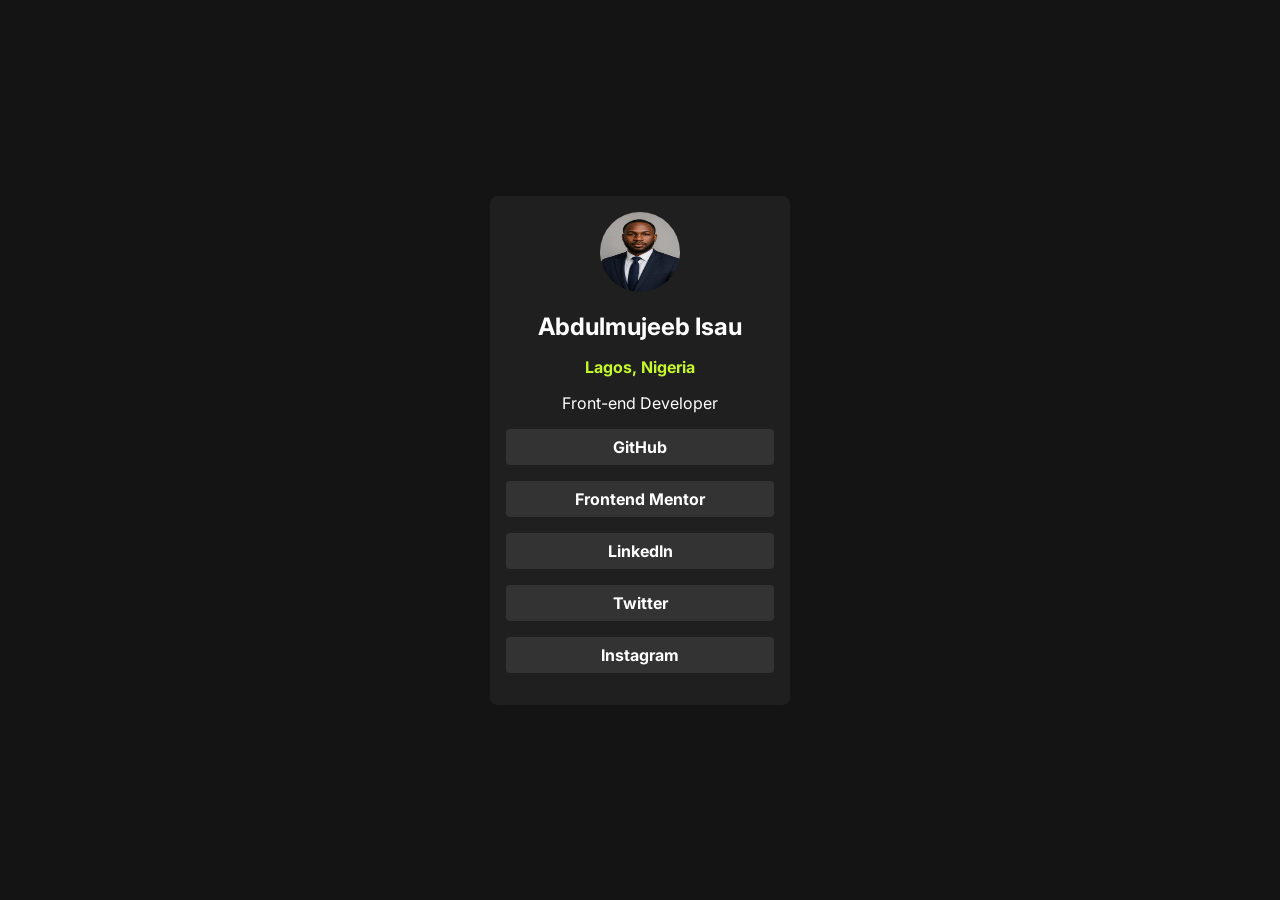
<file: index.html>
<!DOCTYPE html>
<html lang="en">
<head>
  <meta charset="UTF-8">
  <meta name="viewport" content="width=device-width, initial-scale=1.0"> <!-- displays site properly based on user's device -->

  <link rel="icon" type="image/png" sizes="32x32" href="./assets/images/favicon-32x32.png">
  
  <title>Frontend Mentor | Social links profile</title>
  <link rel="stylesheet" href="style.css">
  <link rel="preconnect" href="https://fonts.googleapis.com">
<link rel="preconnect" href="https://fonts.gstatic.com" crossorigin>
<link href="https://fonts.googleapis.com/css2?family=Figtree:ital,wght@0,300..900;1,300..900&family=Inter:ital,opsz,wght@0,14..32,100..900;1,14..32,100..900&display=swap" rel="stylesheet">

  <!-- Feel free to remove these styles or customise in your own stylesheet 👍 -->
  <style>
    .attribution { font-size: 11px; text-align: center; }
    .attribution a { color: hsl(228, 45%, 44%); }
  </style>
</head>
<body>

  <div class="container">
    <div class="contact-me">
      <img src="assets/images/ChatGPT Image May 3, 2025, 06_17_43 PM.png" alt="" class="profile-image">
      <h1>Abdulmujeeb Isau</h1>
      <p id="location">Lagos, Nigeria</p>
      <p>Front-end Developer</p>
      <div class="links">
      <a href="https://github.com/iabdulmj" target="_blank">GitHub</a>
        <a href="https://www.frontendmentor.io/profile/iabdulmj" target="_blank">Frontend Mentor</a>
        <a href="www.linkedin.com/in/abdulmujeeb-isau-02471a263" target="_blank">LinkedIn</a>
        <a href="https://x.com/iabdulmj" target="_blank">Twitter</a>
        <a href="https://www.instagram.com/iabdulmj/" target="_blank">Instagram</a>
      </div>
    </div>
  </div>
</body>
</html>
</file>
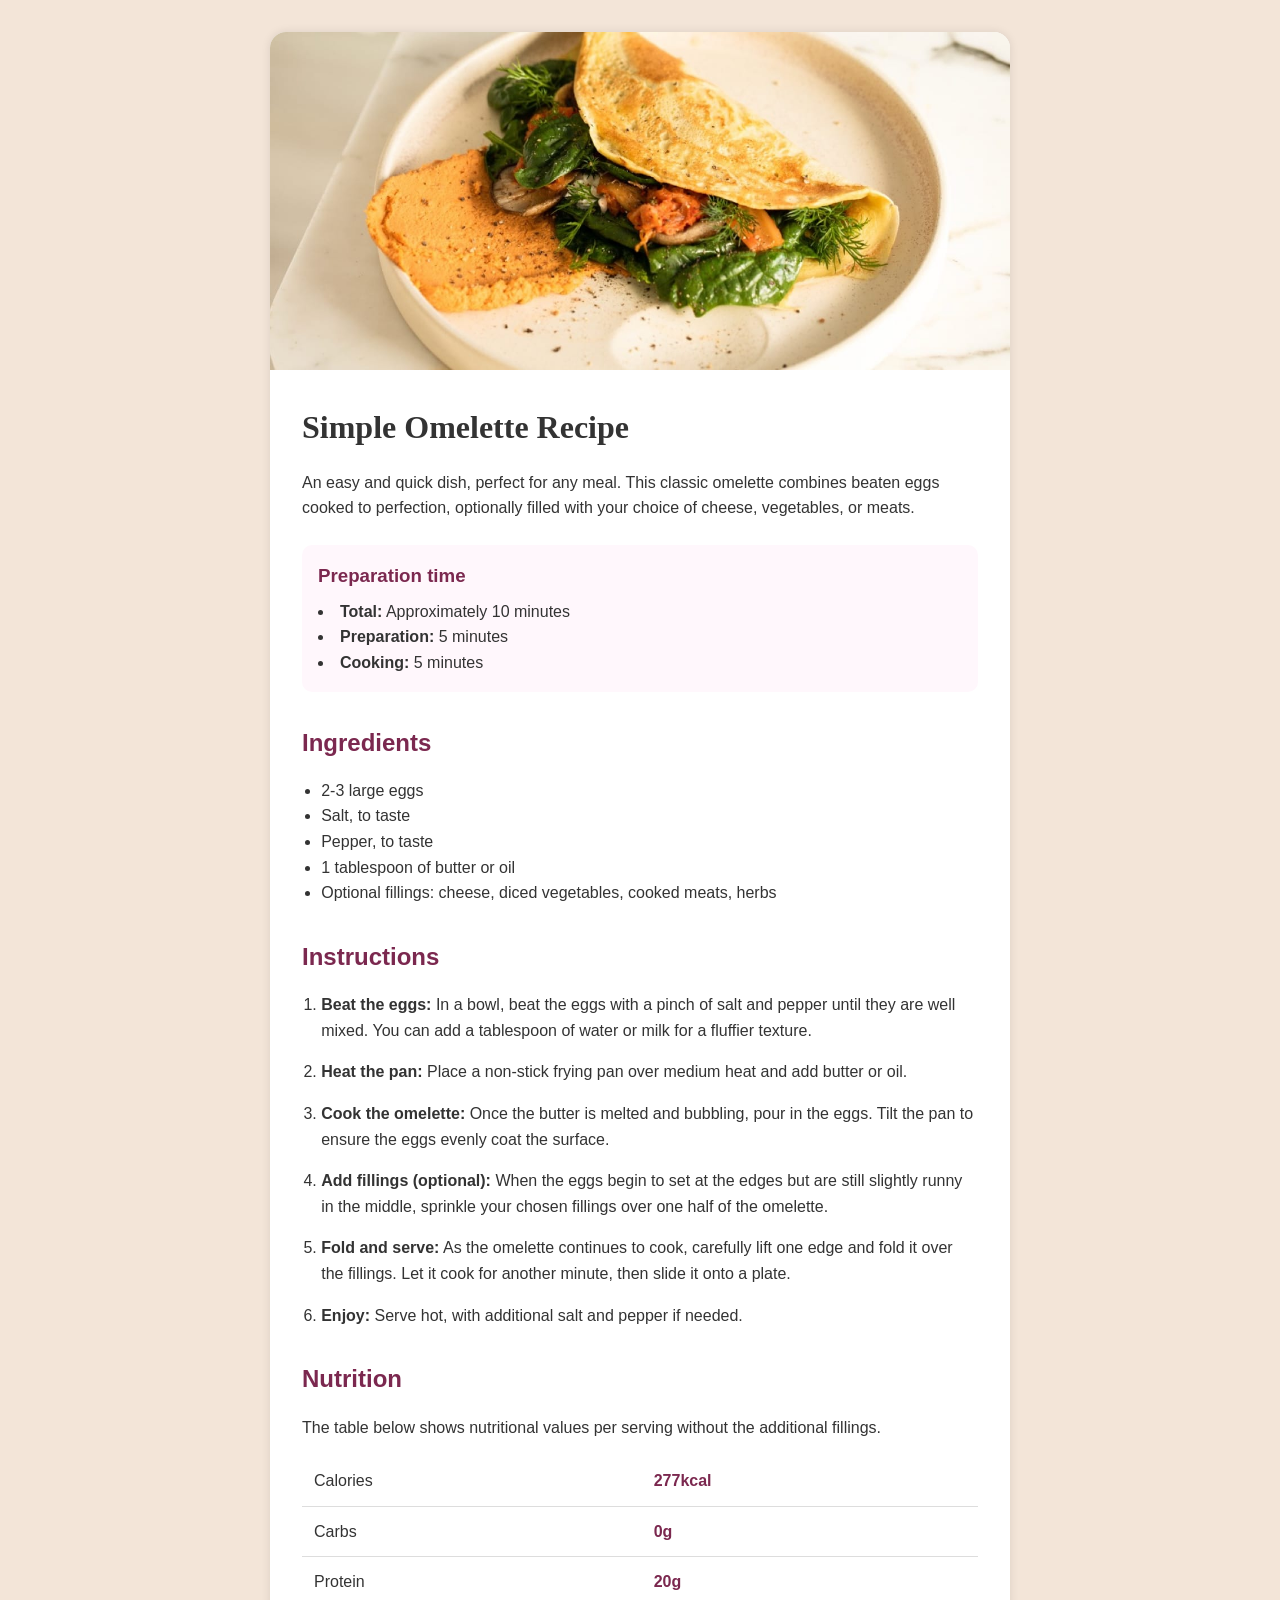
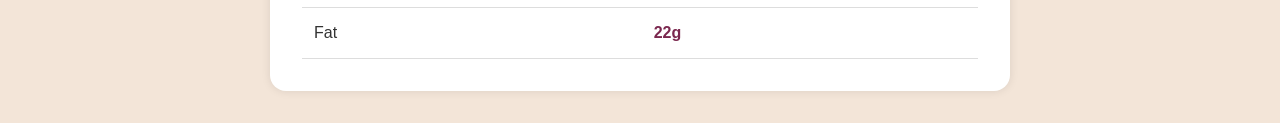
<file: axia challenge/index.html>
<!DOCTYPE html>
<html lang="en">

<head>
  <meta charset="UTF-8">
  <meta name="viewport" content="width=device-width, initial-scale=1.0">
  <title>Simple Omelette Recipe</title>
  <link rel="stylesheet" href="style.css">
</head>

<body>
  <main class="recipe-card">
    <img src="assets/images/image-omelette.jpeg" alt="Omelette" class="recipe-image">

    <section class="recipe-content">
      <h1>Simple Omelette Recipe</h1>
      <p class="description">
        An easy and quick dish, perfect for any meal. This classic omelette combines beaten eggs cooked to perfection,
        optionally filled with your choice of cheese, vegetables, or meats.
      </p>

      <div class="prep-time">
        <h3>Preparation time</h3>
        <ul>
          <li><strong>Total:</strong> Approximately 10 minutes</li>
          <li><strong>Preparation:</strong> 5 minutes</li>
          <li><strong>Cooking:</strong> 5 minutes</li>
        </ul>
      </div>

      <h2>Ingredients</h2>
      <ul class="ingredients">
        <li>2-3 large eggs</li>
        <li>Salt, to taste</li>
        <li>Pepper, to taste</li>
        <li>1 tablespoon of butter or oil</li>
        <li>Optional fillings: cheese, diced vegetables, cooked meats, herbs</li>
      </ul>

      <h2>Instructions</h2>
      <ol class="instructions">
        <li><strong>Beat the eggs:</strong> In a bowl, beat the eggs with a pinch of salt and pepper until they are well
          mixed. You can add a tablespoon of water or milk for a fluffier texture.</li>
        <li><strong>Heat the pan:</strong> Place a non-stick frying pan over medium heat and add butter or oil.</li>
        <li><strong>Cook the omelette:</strong> Once the butter is melted and bubbling, pour in the eggs. Tilt the pan
          to ensure the eggs evenly coat the surface.</li>
        <li><strong>Add fillings (optional):</strong> When the eggs begin to set at the edges but are still slightly
          runny in the middle, sprinkle your chosen fillings over one half of the omelette.</li>
        <li><strong>Fold and serve:</strong> As the omelette continues to cook, carefully lift one edge and fold it over
          the fillings. Let it cook for another minute, then slide it onto a plate.</li>
        <li><strong>Enjoy:</strong> Serve hot, with additional salt and pepper if needed.</li>
      </ol>

      <h2>Nutrition</h2>
      <p class="nutrition-note">The table below shows nutritional values per serving without the additional fillings.
      </p>
      <table class="nutrition-table">
        <tr>
          <td>Calories</td>
          <td><strong>277kcal</strong></td>
        </tr>
        <tr>
          <td>Carbs</td>
          <td><strong>0g</strong></td>
        </tr>
        <tr>
          <td>Protein</td>
          <td><strong>20g</strong></td>
        </tr>
        <tr>
          <td>Fat</td>
          <td><strong>22g</strong></td>
        </tr>
      </table>
    </section>
  </main>
</body>

</html>
</file>
<file: style.css>
*{
    margin: 0;
    padding: 0;
    box-sizing: border-box;
}
body{
    background-color: hsl(0, 0%, 8%);
    display: flex;
    justify-content: center;
    align-items: center;
    height: 100vh;
    font-family: "inter", sans-serif;
    
}
.container{
    display: flex;
    justify-content: center;
    align-items: center;
width: 100%;
}
.contact-me{
    width: 300px;
    padding: 16px;
    text-align: center;
    background-color: hsl(0, 0%, 12%);
    color: white;
    border-radius: 8px;
}
.contact-me h1{
    font-size: 24px;
    margin-bottom: 16px;
}
.contact-me p{
    font-size: 16px;
    margin-bottom: 16px;
}
#location{
    color:hsl(75, 94%, 57%) ;
    font-weight: bold;
    }
.links a{
    display: block;
    text-decoration: none;
    color: hsl(0, 0%, 100%);
    font-size: 16px;
    margin: 16px 0;
    padding: 8px;
    border-radius: 4px;
    background-color: hsl(0, 0%, 20%);
    transition: 0.3s;
    font-weight: bold;
}
.links a:hover{
    background-color: hsl(0, 0%, 30%);
    color: hsl(75, 94%, 57%);
}
.contact-me img{
    width: 80px;
    height: 80px;
    border-radius: 50%;
    margin-bottom: 16px;
}
.contact-me img:hover{
    transform: scale(1.1);
    transition: 0.3s;
}
</file>
<file: axia challenge/style.css>
* {
    margin: 0;
    padding: 0;
    box-sizing: border-box;
}

body {
    font-family: 'Segoe UI', sans-serif;
    background-color: #f3e5d8;
    color: #333;
    line-height: 1.6;
    display: flex;
    justify-content: center;
    padding: 2rem;
}

.recipe-card {
    background-color: white;
    border-radius: 16px;
    max-width: 740px;
    overflow: hidden;
    box-shadow: 0 0 10px rgba(0, 0, 0, 0.1);
}

.recipe-image {
    width: 100%;
    height: auto;
    display: block;
}

.recipe-content {
    padding: 2rem;
}

h1 {
    font-size: 2rem;
    margin-bottom: 1rem;
    font-family: 'Georgia', serif;
}

.description {
    margin-bottom: 1.5rem;
}

.prep-time {
    background-color: #fff7fc;
    border-radius: 10px;
    padding: 1rem;
    margin: 1.5rem 0;
}

.prep-time h3 {
    color: #7b284f;
    margin-bottom: 0.5rem;
}

.prep-time ul {
    list-style: disc inside;
}

h2 {
    margin-top: 2rem;
    margin-bottom: 1rem;
    color: #7b284f;
}

.ingredients,
.instructions {
    margin-left: 1.2rem;
}

.instructions li {
    margin-bottom: 1rem;
}

.nutrition-note {
    margin: 1rem 0;
}

.nutrition-table {
    width: 100%;
    border-collapse: collapse;
}

.nutrition-table td {
    padding: 0.75rem;
    border-bottom: 1px solid #ddd;
}

.nutrition-table td:last-child {
    font-weight: bold;
    color: #7b284f;
}
</file>
